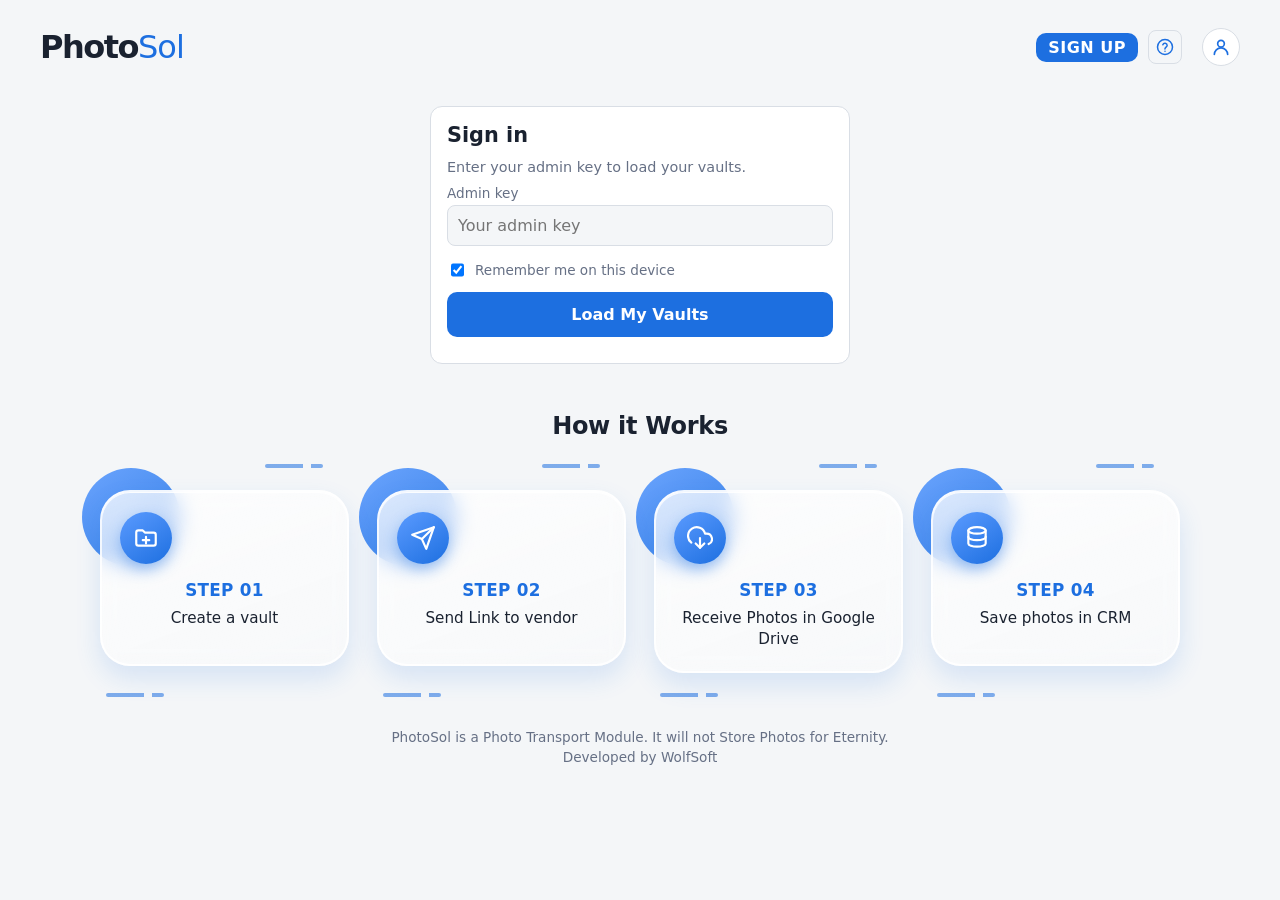
<file: index.html>
<!doctype html>
<html lang="en">
  <head>
    <meta charset="utf-8" />
    <meta name="viewport" content="width=device-width,initial-scale=1" />
    <title>PhotoSol – Admin</title>
    <link rel="icon" type="image/svg+xml" href="favicon.svg" />
    <link rel="stylesheet" href="style.css" />
    <style>
      [hidden] {
        display: none !important;
      }
      .wrap {
        max-width: 1200px;
      }
      @media (min-width: 900px) {
        body {
          padding: 24px;
        }
      }
      .top {
        display: flex;
        align-items: center;
        gap: 14px;
        margin: 4px 0 18px;
      }
      .logo {
        font:
          800 2rem/1 system-ui,
          sans-serif;
        letter-spacing: -1.5px;
      }
      .logo span {
        color: var(--pri);
        font-weight: 300;
        letter-spacing: -1px;
      }
      .who {
        margin-left: auto;
        display: flex;
        align-items: center;
        gap: 10px;
      }
      .co {
        color: var(--mut);
        font-size: 1.05rem;
        font-weight: 600;
        text-align: right;
      }
      .av {
        width: 38px;
        height: 38px;
        border-radius: 50%;
        background: var(--card);
        border: 1px solid var(--bd);
        color: var(--pri);
        display: flex;
        align-items: center;
        justify-content: center;
        flex: none;
      }
      .av svg {
        width: 20px;
        height: 20px;
      }
      @media (max-width: 560px) {
        .co {
          font-size: 0.85rem;
        }
        .logo {
          font-size: 1.6rem;
        }
      }

      .vh {
        display: flex;
        align-items: center;
        justify-content: space-between;
        gap: 12px;
        flex-wrap: wrap;
        margin-bottom: 12px;
      }
      .vh h1 {
        margin: 0;
      }
      button.cbtn {
        width: auto;
        margin: 0;
        padding: 10px 18px;
        font-size: 0.95rem;
      }

      .fg {
        display: grid;
        grid-template-columns: 1fr;
        gap: 0 14px;
      }
      .full {
        grid-column: 1/-1;
      }
      @media (min-width: 600px) {
        .fg {
          grid-template-columns: repeat(2, 1fr);
        }
        .s2 {
          grid-column: span 2;
        }
      }
      @media (min-width: 1000px) {
        .fg {
          grid-template-columns: repeat(4, 1fr);
        }
      }
      .fg > div {
        min-width: 0;
      }
      #list,
      .vr,
      .insbox {
        width: 100%;
      }
      .act {
        display: flex;
        gap: 14px;
        align-items: center;
        justify-content: space-between;
        flex-direction: column;
        margin-top: 6px;
      }
      .act button,
      .act .msg {
        margin: 0;
      }
      @media (min-width: 700px) {
        .act {
          flex-direction: row;
        }
        .act button {
          width: auto;
          padding: 13px 34px;
        }
      }

      .ins {
        position: relative;
        margin-bottom: 8px;
      }
      .ins textarea {
        width: 100%;
      }
      .ins button.x {
        position: absolute;
        right: 6px;
        top: 6px;
        width: 26px;
        height: 26px;
      }
      button.add {
        background: transparent;
        color: var(--pri);
        border: 1px dashed var(--pri);
        padding: 9px;
        font-size: 0.9rem;
      }
      button.ib {
        width: 34px;
        height: 34px;
        padding: 0;
        margin: 0;
        display: inline-flex;
        align-items: center;
        justify-content: center;
        background: transparent;
        color: var(--pri);
        border: 1px solid var(--bd);
        border-radius: 8px;
        flex: none;
      }
      button.ib:hover {
        background: var(--bg);
      }
      button.ib.dng {
        color: #d03a3a;
      }
      button.ib svg {
        width: 18px;
        height: 18px;
      }
      input[type="checkbox"] {
        width: 18px;
        height: 18px;
        padding: 0;
        flex: none;
      }
      .tb {
        display: flex;
        align-items: center;
        gap: 10px;
        margin-bottom: 8px;
        font-size: 0.85rem;
        color: var(--mut);
      }
      .tb label {
        display: flex;
        align-items: center;
        gap: 6px;
        margin: 0;
        color: inherit;
      }
      .tb button {
        width: auto;
        margin: 0 0 0 auto;
        padding: 7px 12px;
        font-size: 0.85rem;
        background: #d03a3a;
      }
      .vr {
        display: flex;
        align-items: center;
        gap: 8px;
        padding: 8px 0;
        border-top: 1px solid var(--bd);
      }
      .vn {
        flex: 1;
        min-width: 0;
        white-space: nowrap;
        overflow: hidden;
        text-overflow: ellipsis;
        font-size: 0.92rem;
      }
      .empty {
        color: var(--mut);
        font-size: 1.05rem;
        padding: 36px 10px;
        text-align: center;
      }
      .empty b {
        color: var(--pri);
      }
      footer {
        text-align: center;
        color: var(--mut);
        font-size: 0.85rem;
        margin: 20px 0 6px;
      }
      footer div + div {
        margin-top: 4px;
      }
      .mh h1 {
        display: flex;
        align-items: center;
        gap: 8px;
      }
      .tools {
        display: flex;
        gap: 10px;
        flex-wrap: wrap;
        margin-bottom: 10px;
      }
      .tools input {
        flex: 1 1 220px;
        min-width: 0;
      }
      .tools select {
        flex: 0 0 auto;
        padding: 10px;
        border: 1px solid var(--bd);
        border-radius: 8px;
        background: var(--bg);
        color: var(--tx);
        font: inherit;
      }
      .vm {
        flex: 1;
        min-width: 0;
      }
      .vt {
        display: flex;
        align-items: center;
        gap: 6px;
        min-width: 0;
      }
      .vt .vn {
        flex: 0 1 auto;
      }
      .vd {
        font-size: 0.78rem;
        color: var(--mut);
        margin-top: 2px;
      }
      .warn {
        position: relative;
        flex: none;
        display: inline-flex;
        color: #e8a100;
        cursor: help;
        outline: none;
      }
      .warn svg {
        width: 18px;
        height: 18px;
      }
      .warn[data-tip]::after {
        content: attr(data-tip);
        position: absolute;
        left: -6px;
        bottom: calc(100% + 6px);
        width: max-content;
        max-width: 250px;
        background: #1a2230;
        color: #fff;
        padding: 6px 10px;
        border-radius: 6px;
        font-size: 0.78rem;
        line-height: 1.3;
        opacity: 0;
        pointer-events: none;
        transition: opacity 0.12s;
        z-index: 20;
      }
      .warn[data-tip]:hover::after,
      .warn[data-tip]:focus::after {
        opacity: 1;
      }
      .sd {
        display: inline-flex;
        flex: none;
        width: 20px;
        height: 20px;
        border-radius: 50%;
        background: var(--ok);
        color: #fff;
        align-items: center;
        justify-content: center;
        cursor: help;
      }
      .sd svg {
        width: 12px;
        height: 12px;
        stroke-width: 3;
      }
      .vd {
        display: flex;
        flex-wrap: wrap;
        gap: 2px 8px;
      }
      .vd .pc {
        display: inline-flex;
        align-items: center;
        gap: 4px;
      }
      .vd .pc svg {
        width: 13px;
        height: 13px;
      }
      button.ib.rop {
        color: var(--ok);
        border-color: var(--ok);
      }
      .who .sup {
        width: auto;
        margin: 0;
        padding: 5px 12px;
        background: var(--pri);
        color: #fff;
        font:
          800 1rem system-ui,
          sans-serif;
        letter-spacing: 0.5px;
      }
      .who .sup:hover {
        text-decoration: none;
        scale: 1.08;
        transition: scale 0.12s;
      }
      .note {
        background: #fff4d6;
        color: #6b4a00;
        border: 1px solid #e8a100;
        border-left-width: 5px;
        border-radius: 10px;
        padding: 12px 14px;
        margin: 12px 0 4px;
        font-size: 0.92rem;
        line-height: 1.5;
      }
      @media (prefers-color-scheme: dark) {
        .note {
          background: #3a2d08;
          color: #ffd98a;
        }
      }
      .hp {
        position: absolute;
        left: -9999px;
        width: 1px;
        height: 1px;
        opacity: 0;
      }
      #sgDone {
        text-align: center;
        padding: 18px 6px;
      }
      #sgDone h2 {
        margin: 0 0 8px;
        font-size: 1.15rem;
      }
      #sgDone p {
        margin: 0 0 6px;
        line-height: 1.5;
      }
      .fg2 {
        display: grid;
        grid-template-columns: 1fr;
        gap: 0 14px;
      }
      .fg2 > div {
        min-width: 0;
      }
      @media (min-width: 600px) {
        .fg2 {
          grid-template-columns: repeat(2, 1fr);
        }
      }
      #expBar {
        display: flex;
        align-items: center;
        gap: 10px;
        background: #fff4d6;
        color: #6b4a00;
        border: 1px solid #e8a100;
        border-radius: 10px;
        padding: 10px 14px;
        margin-bottom: 14px;
        font-size: 0.92rem;
      }
      #expBar svg {
        width: 20px;
        height: 20px;
        flex: none;
        color: #e8a100;
      }
      #expBar button {
        width: auto;
        margin: 0 0 0 auto;
        padding: 6px 14px;
        font-size: 0.85rem;
        background: #e8a100;
        color: #1a1a1a;
        flex: none;
      }
      @media (prefers-color-scheme: dark) {
        #expBar {
          background: #3a2d08;
          color: #ffd98a;
        }
      }
      .rm {
        display: flex;
        align-items: center;
        gap: 8px;
        margin: 12px 0 0;
        color: var(--mut);
        font-size: 0.85rem;
      }
      .rm input {
        width: auto;
      }
      #how {
        max-width: 1100px;
        margin: 48px auto 56px;
      }
      #how h2 {
        text-align: center;
        font-size: 1.5rem;
        margin: 0 0 50px;
        letter-spacing: -0.3px;
      }
      .hw {
        display: grid;
        grid-template-columns: repeat(4, 1fr);
        gap: 34px 28px;
        padding: 0 10px;
      }
      .hw-i {
        position: relative;
      }
      .hw-i::before,
      .hw-i::after {
        content: "";
        position: absolute;
        height: 4px;
        width: 58px;
        border-radius: 3px;
        opacity: 0.55;
        background: linear-gradient(
          90deg,
          var(--pri) 0 38px,
          transparent 38px 46px,
          var(--pri) 46px 58px
        );
      }
      .hw-i::before {
        top: -26px;
        right: 26px;
      }
      .hw-i::after {
        bottom: -24px;
        left: 6px;
      }
      .hw-b {
        position: absolute;
        top: -22px;
        left: -18px;
        width: 98px;
        height: 98px;
        border-radius: 50%;
        background: linear-gradient(145deg, #5b9bff, #1d6fe0);
        opacity: 0.9;
      }
      .hw-c {
        position: relative;
        z-index: 1;
        min-height: 176px;
        padding: 20px 18px 20px;
        border-radius: 30px;
        text-align: center;
        background: linear-gradient(
          160deg,
          rgba(255, 255, 255, 0.78),
          rgba(255, 255, 255, 0.34)
        );
        border: 2px solid rgba(255, 255, 255, 0.85);
        box-shadow:
          0 12px 26px rgba(29, 111, 224, 0.14),
          inset 0 1px 0 rgba(255, 255, 255, 0.9);
        -webkit-backdrop-filter: blur(10px);
        backdrop-filter: blur(10px);
      }
      .hw-ic {
        display: flex;
        align-items: center;
        justify-content: center;
        width: 52px;
        height: 52px;
        border-radius: 50%;
        margin: 0 0 16px;
        color: #fff;
        background: linear-gradient(145deg, #5b9bff, #1d6fe0);
        box-shadow: 0 6px 14px rgba(29, 111, 224, 0.35);
      }
      .hw-ic svg {
        display: block;
        width: 26px;
        height: 26px;
      }
      .hw-n {
        color: var(--pri);
        font-weight: 800;
        letter-spacing: 0.3px;
        font-size: 1.05rem;
        text-transform: uppercase;
      }
      .hw-t {
        margin-top: 8px;
        color: var(--tx);
        line-height: 1.4;
        font-size: 0.95rem;
      }
      @media (prefers-color-scheme: dark) {
        .hw-c {
          background: linear-gradient(
            160deg,
            rgba(255, 255, 255, 0.14),
            rgba(255, 255, 255, 0.04)
          );
          border-color: rgba(255, 255, 255, 0.22);
          box-shadow:
            0 12px 26px rgba(0, 0, 0, 0.35),
            inset 0 1px 0 rgba(255, 255, 255, 0.18);
        }
        .hw-n {
          color: #6aa5ff;
        }
      }
      @media (max-width: 900px) {
        .hw {
          grid-template-columns: repeat(2, 1fr);
        }
      }
      @media (max-width: 480px) {
        .hw-b {
          left: -8px;
          width: 84px;
          height: 84px;
        }
        .hw {
          gap: 34px 18px;
          padding: 0 4px;
        }
        .hw-c {
          min-height: 176px;
          padding: 20px 12px;
        }
        .hw-t {
          font-size: 0.88rem;
        }
      }
      #login {
        max-width: 420px;
        margin: 40px auto;
      }
      #login .sub {
        margin: 0 0 4px;
        color: var(--mut);
        font-size: 0.9rem;
      }
      .exl {
        margin: 10px 0 4px;
        padding: 0;
        list-style: none;
      }
      .exl li {
        display: flex;
        justify-content: space-between;
        gap: 12px;
        padding: 8px 0;
        border-top: 1px solid var(--bd);
        font-size: 0.92rem;
      }
      .exl .n {
        min-width: 0;
        word-break: break-word;
      }
      .exl .t {
        color: #d03a3a;
        font-weight: 600;
        white-space: nowrap;
      }

      /* modals */
      .ov {
        position: fixed;
        inset: 0;
        background: rgba(0, 0, 0, 0.6);
        display: flex;
        justify-content: center;
        padding: 20px 12px;
        overflow: auto;
        z-index: 50;
      }
      .modal {
        background: var(--card);
        border: 1px solid var(--bd);
        border-radius: 12px;
        padding: 16px;
        width: 100%;
        max-width: 900px;
        margin: auto;
      }
      .modal.sm {
        max-width: 640px;
      }
      .mh {
        display: flex;
        align-items: center;
        justify-content: space-between;
        gap: 10px;
        margin-bottom: 6px;
      }
      .mh h1 {
        margin: 0;
      }
      .sub {
        color: var(--mut);
        font-size: 0.88rem;
        margin: 0 0 4px;
        word-break: break-word;
      }

      #toast {
        position: fixed;
        left: 50%;
        bottom: 24px;
        transform: translateX(-50%);
        background: var(--ok);
        color: #fff;
        padding: 10px 18px;
        border-radius: 10px;
        font-size: 0.92rem;
        z-index: 120;
        box-shadow: 0 4px 18px rgba(0, 0, 0, 0.3);
      }

      /* tutorial */
      #tourBlock {
        position: fixed;
        inset: 0;
        z-index: 80;
      }
      #tourHL {
        position: fixed;
        z-index: 81;
        border-radius: 10px;
        box-shadow: 0 0 0 9999px rgba(0, 0, 0, 0.66);
        outline: 2px solid var(--pri);
        pointer-events: none;
        transition:
          left 0.2s,
          top 0.2s,
          width 0.2s,
          height 0.2s;
      }
      #tourPop {
        position: fixed;
        z-index: 82;
        width: min(340px, calc(100vw - 24px));
        background: var(--card);
        color: var(--tx);
        border: 1px solid var(--pri);
        border-radius: 12px;
        padding: 14px 16px;
        box-shadow: 0 8px 30px rgba(0, 0, 0, 0.45);
      }
      #tourPop h2 {
        font-size: 1.05rem;
        margin: 2px 0 6px;
      }
      #tourPop p {
        margin: 0 0 12px;
        font-size: 0.92rem;
        line-height: 1.45;
      }
      #tourPop .tn {
        font-size: 0.78rem;
        color: var(--mut);
      }
      #tourPop .tbar {
        display: flex;
        gap: 8px;
        align-items: center;
      }
      #tourPop button {
        width: auto;
        margin: 0;
        padding: 8px 16px;
        font-size: 0.9rem;
      }
      #tourPop .tskip {
        margin-right: auto;
        background: transparent;
        color: var(--mut);
        padding: 8px 4px;
      }
      #tourPop .dots {
        display: flex;
        gap: 4px;
        margin-bottom: 8px;
      }
      #tourPop .dots i {
        height: 4px;
        flex: 1;
        border-radius: 2px;
        background: var(--bd);
      }
      #tourPop .dots i.on {
        background: var(--pri);
      }
    </style>
  </head>
  <body>
    <div class="wrap">
      <header class="top">
        <div class="logo">Photo<span>Sol</span></div>
        <div class="who">
          <button class="sup" id="signup" type="button">SIGN UP</button
          ><button
            class="ib"
            id="help"
            title="How to use this app"
            aria-label="How to use this app"
          ></button>
          <button
            class="ib"
            id="signout"
            title="Sign out"
            aria-label="Sign out"
            hidden
          ></button
          ><span class="co" id="co"></span
          ><span class="av" id="avatar" title="Account"></span>
        </div>
      </header>

      <div class="card" id="login">
        <h1>Sign in</h1>
        <p class="sub">Enter your admin key to load your vaults.</p>
        <label for="key">Admin key</label
        ><input
          id="key"
          type="password"
          autocomplete="current-password"
          placeholder="Your admin key"
        />
        <label class="rm"
          ><input type="checkbox" id="remember" checked /> Remember me on this
          device</label
        >
        <button id="unlock">Load My Vaults</button>
        <div class="msg" id="lmsg"></div>
      </div>
      <section id="how" aria-labelledby="howt">
        <h2 id="howt">How it Works</h2>
        <div class="hw">
          <div class="hw-i">
            <div class="hw-b"></div>
            <div class="hw-c">
              <span class="hw-ic"
                ><svg
                  fill="none"
                  stroke="currentColor"
                  stroke-width="2"
                  stroke-linecap="round"
                  stroke-linejoin="round"
                  viewBox="0 0 24 24"
                  aria-hidden="true"
                >
                  <path
                    d="M3 7a2 2 0 0 1 2-2h4l2 2h8a2 2 0 0 1 2 2v8a2 2 0 0 1-2 2H5a2 2 0 0 1-2-2z"
                  />
                  <path d="M12 11v6M9 14h6" /></svg
              ></span>
              <div class="hw-n">Step 01</div>
              <div class="hw-t">Create a vault</div>
            </div>
          </div>
          <div class="hw-i">
            <div class="hw-b"></div>
            <div class="hw-c">
              <span class="hw-ic"
                ><svg
                  fill="none"
                  stroke="currentColor"
                  stroke-width="2"
                  stroke-linecap="round"
                  stroke-linejoin="round"
                  viewBox="0 0 24 24"
                  aria-hidden="true"
                >
                  <path d="M22 2 11 13" />
                  <path d="M22 2l-7 20-4-9-9-4z" /></svg
              ></span>
              <div class="hw-n">Step 02</div>
              <div class="hw-t">Send Link to vendor</div>
            </div>
          </div>
          <div class="hw-i">
            <div class="hw-b"></div>
            <div class="hw-c">
              <span class="hw-ic"
                ><svg
                  fill="none"
                  stroke="currentColor"
                  stroke-width="2"
                  stroke-linecap="round"
                  stroke-linejoin="round"
                  viewBox="0 0 24 24"
                  aria-hidden="true"
                >
                  <path d="M20 17.6A5 5 0 0 0 18 8h-1.3A8 8 0 1 0 4 16.3" />
                  <path d="M12 12v9" />
                  <path d="m8 17 4 4 4-4" /></svg
              ></span>
              <div class="hw-n">Step 03</div>
              <div class="hw-t">Receive Photos in Google Drive</div>
            </div>
          </div>
          <div class="hw-i">
            <div class="hw-b"></div>
            <div class="hw-c">
              <span class="hw-ic"
                ><svg
                  fill="none"
                  stroke="currentColor"
                  stroke-width="2"
                  stroke-linecap="round"
                  stroke-linejoin="round"
                  viewBox="0 0 24 24"
                  aria-hidden="true"
                >
                  <ellipse cx="12" cy="5" rx="8" ry="3" />
                  <path d="M4 5v6c0 1.7 3.6 3 8 3s8-1.3 8-3V5" />
                  <path d="M4 11v6c0 1.7 3.6 3 8 3s8-1.3 8-3v-6" /></svg
              ></span>
              <div class="hw-n">Step 04</div>
              <div class="hw-t">Save photos in CRM</div>
            </div>
          </div>
        </div>
      </section>
      <div id="app" hidden>
        <div id="expBar" hidden>
          <span id="expIc"></span><span id="expTxt"></span
          ><button id="expView">View</button>
        </div>
        <div class="card" id="vaultCard">
          <div class="vh">
            <h1>Vaults (<span id="cnt">0</span>)</h1>
            <button class="cbtn" id="openCreate">+ Create A Vault</button>
          </div>
          <div class="tools" id="tools">
            <input
              id="q"
              type="search"
              placeholder="Search by work order, address or date…"
              autocomplete="off"
              aria-label="Search vaults"
            /><select id="sort" aria-label="Sort vaults">
              <option value="new">Newest to oldest</option>
              <option value="old">Oldest to newest</option>
            </select>
          </div>
          <div class="tb" id="tbar">
            <label><input type="checkbox" id="all" /> Select all</label
            ><button id="bulk" disabled>Delete selected (0)</button>
          </div>
          <div id="list"></div>
        </div>
      </div>
      <footer>
        <div>
          PhotoSol is a Photo Transport Module. It will not Store Photos for
          Eternity.
        </div>
        <div>Developed by WolfSoft</div>
      </footer>
    </div>

    <!-- Create modal -->
    <div class="ov" id="cm" hidden>
      <div class="modal" role="dialog" aria-modal="true" aria-labelledby="cmt">
        <div class="mh">
          <h1 id="cmt">Create Photo Vault</h1>
          <button class="ib" id="cmx" title="Close" aria-label="Close"></button>
        </div>
        <div class="fg" id="fg">
          <div><label>Work Order Number *</label><input id="wo" /></div>
          <div>
            <label>Work Order Type</label
            ><input id="type" placeholder="e.g. Lawn cut" />
          </div>
          <div>
            <label>Due Date</label
            ><input
              id="due"
              inputmode="numeric"
              placeholder="mm/dd/yyyy"
              maxlength="10"
              autocomplete="off"
            />
          </div>
          <div><label>Contractor Name</label><input id="contractor" /></div>
          <div class="s2">
            <label>Property Address *</label><input id="address" />
          </div>
          <div>
            <label>Support Phone</label
            ><input
              id="phone"
              type="tel"
              placeholder="(000)-000-0000"
              maxlength="14"
            />
          </div>
          <div><label>LockBox Number (optional)</label><input id="lock" /></div>
          <div><label>Key Code (optional)</label><input id="code" /></div>
          <div class="s2">
            <label>Payment</label><input id="pay" placeholder="e.g. $85" />
          </div>
          <div class="full" id="insWrap">
            <label>Work Order Instructions</label>
            <div class="insbox" id="ins"></div>
            <button type="button" class="add" id="addins">
              + Add Another Instruction
            </button>
          </div>
        </div>
        <div class="act">
          <div class="msg" id="msg"></div>
          <button id="go">Create Photo Vault</button>
        </div>
      </div>
    </div>

    <!-- Edit modal -->
    <div class="ov" id="em" hidden>
      <div
        class="modal sm"
        role="dialog"
        aria-modal="true"
        aria-labelledby="emt"
      >
        <div class="mh">
          <h1 id="emt">Edit Vault</h1>
          <button class="ib" id="emx" title="Close" aria-label="Close"></button>
        </div>
        <p class="sub" id="emname"></p>
        <div class="fg2">
          <div>
            <label>Due Date</label
            ><input
              id="edue"
              inputmode="numeric"
              placeholder="mm/dd/yyyy"
              maxlength="10"
              autocomplete="off"
            />
          </div>
          <div><label>Contractor Name</label><input id="econtractor" /></div>
          <div><label>LockBox Number</label><input id="elock" /></div>
          <div><label>Key Code</label><input id="ecode" /></div>
          <div class="full">
            <label>Payment</label><input id="epay" placeholder="e.g. $85" />
          </div>
          <div class="full">
            <label>Work Order Instructions</label>
            <div class="insbox" id="eins"></div>
            <button type="button" class="add" id="eadd">
              + Add Another Instruction
            </button>
          </div>
        </div>
        <div class="act">
          <div class="msg" id="emsg"></div>
          <button id="esave">Save Changes</button>
        </div>
      </div>
    </div>

    <!-- Expiry warning -->
    <div class="ov" id="xm" hidden>
      <div
        class="modal sm"
        role="alertdialog"
        aria-modal="true"
        aria-labelledby="xmt"
      >
        <div class="mh"><h1 id="xmt"></h1></div>
        <p style="margin: 6px 0 0; line-height: 1.5">
          The following vaults will be deleted within 3 days from both PhotoSol
          &amp; Google Drive. Please save the photos elsewhere or create a new
          vault. Once the Vault is deleted, we will not be held liable. PhotoSol
          is only a Photo transfer Module. Not a Storage Solution
        </p>
        <ul class="exl" id="xl"></ul>
        <button id="xok">I Understand</button>
      </div>
    </div>

    <!-- Sign up -->
    <div class="ov" id="sg" hidden>
      <div
        class="modal sm"
        role="dialog"
        aria-modal="true"
        aria-labelledby="sgt"
      >
        <div class="mh">
          <h1 id="sgt">Sign Up</h1>
          <button class="ib" id="sgx" title="Close" aria-label="Close"></button>
        </div>
        <div id="sgForm">
          <p class="sub">
            Tell us about your company and we will set up your account.
          </p>
          <div class="fg2">
            <div>
              <label for="sgname">Full Name *</label
              ><input id="sgname" autocomplete="name" />
            </div>
            <div>
              <label for="sgemail">Personal Email *</label
              ><input id="sgemail" type="email" autocomplete="email" />
            </div>
            <div>
              <label for="sgcemail">Company Email for Notification *</label
              ><input id="sgcemail" type="email" />
            </div>
            <div>
              <label for="sgco">Company Name *</label
              ><input id="sgco" autocomplete="organization" />
            </div>
            <div>
              <label for="sgphone">Contact Number *</label
              ><input
                id="sgphone"
                type="tel"
                inputmode="tel"
                autocomplete="tel"
              />
            </div>
            <div>
              <label for="sgwa">WhatsApp Number *</label
              ><input id="sgwa" type="tel" inputmode="tel" />
            </div>
            <div class="full">
              <label for="sgaddr">Address (BD) *</label
              ><textarea
                id="sgaddr"
                rows="3"
                autocomplete="street-address"
              ></textarea>
            </div>
          </div>
          <input
            class="hp"
            id="sgweb"
            tabindex="-1"
            autocomplete="off"
            aria-hidden="true"
          />
          <div class="note" role="note">
            <b>Please note:</b> PhotoSol is an End-to-End encrypted photo
            transportation system. For encryption, it takes us 24 hours to
            prepare your ID with Google's system. Please be patient. Someone
            from our TEAM will email you your ADMIN_KEY within 24 hours.
          </div>
          <div class="act">
            <div class="msg" id="sgmsg"></div>
            <button id="sgsend">Submit Sign Up</button>
          </div>
        </div>
        <div id="sgDone" hidden>
          <h2>✔ Request received</h2>
          <p>
            Thank you! Someone from our TEAM will email your ADMIN_KEY to your
            personal email within 24 hours.
          </p>
          <button id="sgok">Close</button>
        </div>
      </div>
    </div>

    <!-- Tutorial -->
    <div id="tour" hidden>
      <div id="tourBlock"></div>
      <div id="tourHL"></div>
      <div id="tourPop" role="dialog" aria-live="polite">
        <div class="dots" id="tpDots"></div>
        <div class="tn" id="tpN"></div>
        <h2 id="tpT"></h2>
        <p id="tpB"></p>
        <div class="tbar">
          <button class="tskip" id="tpSkip">Skip</button
          ><button class="sec" id="tpBack">Back</button
          ><button id="tpNext">Next</button>
        </div>
      </div>
    </div>
    <div id="toast" hidden></div>

    <script src="config.js"></script>
    <script>
      const $ = (id) => document.getElementById(id),
        esc = (s) =>
          String(s).replace(
            /[&<>"]/g,
            (c) =>
              ({ "&": "&amp;", "<": "&lt;", ">": "&gt;", '"': "&quot;" })[c],
          );
      const S =
        'fill="none" stroke="currentColor" stroke-width="2" stroke-linecap="round" stroke-linejoin="round" viewBox="0 0 24 24"';
      const I = {
        d: `<svg ${S}><path d="M3 7a2 2 0 0 1 2-2h4l2 2h8a2 2 0 0 1 2 2v8a2 2 0 0 1-2 2H5a2 2 0 0 1-2-2z"/></svg>`,
        c: `<svg ${S}><rect x="9" y="9" width="12" height="12" rx="2"/><path d="M5 15H4a1 1 0 0 1-1-1V4a1 1 0 0 1 1-1h10a1 1 0 0 1 1 1v1"/></svg>`,
        t: `<svg ${S}><path d="M3 6h18M8 6V4h8v2M6 6l1 14h10l1-14M10 10v6M14 10v6"/></svg>`,
        x: `<svg ${S}><path d="M6 6l12 12M18 6L6 18"/></svg>`,
        e: `<svg ${S}><path d="M12 20h9"/><path d="M16.5 3.5a2.1 2.1 0 0 1 3 3L7 19l-4 1 1-4z"/></svg>`,
        u: `<svg ${S}><circle cx="12" cy="8" r="4"/><path d="M4 21a8 8 0 0 1 16 0"/></svg>`,
        h: `<svg ${S}><circle cx="12" cy="12" r="10"/><path d="M9.1 9a3 3 0 0 1 5.8 1c0 2-3 2.5-3 4.5M12 17.5h.01"/></svg>`,
      };
      I.w = `<svg ${S}><path d="M10.3 3.9L1.8 18a2 2 0 0 0 1.7 3h17a2 2 0 0 0 1.7-3L13.7 3.9a2 2 0 0 0-3.4 0z"/><path d="M12 9v4M12 17h.01"/></svg>`;
      I.k = `<svg ${S}><path d="M5 12l5 5L20 7"/></svg>`;
      I.p = `<svg ${S}><path d="M23 19a2 2 0 0 1-2 2H3a2 2 0 0 1-2-2V8a2 2 0 0 1 2-2h4l2-3h6l2 3h4a2 2 0 0 1 2 2z"/><circle cx="12" cy="13" r="4"/></svg>`;
      I.r = `<svg ${S}><path d="M1 4v6h6"/><path d="M3.51 15a9 9 0 1 0 2.13-9.36L1 10"/></svg>`;
      $("help").innerHTML = I.h;
      $("signout").innerHTML =
        `<svg ${S}><path d="M9 21H5a2 2 0 0 1-2-2V5a2 2 0 0 1 2-2h4M16 17l5-5-5-5M21 12H9"/></svg>`;
      $("expIc").innerHTML = I.w;
      $("xmt").innerHTML =
        '<span class="warn" style="cursor:default">' +
        I.w +
        "</span> Vaults Expiring Soon";
      $("avatar").innerHTML = I.u;
      $("sgx").innerHTML = I.x;
      $("cmx").innerHTML = I.x;
      $("emx").innerHTML = I.x;

      localStorage.removeItem("pvList"); // the list now comes from the server
      let KEY = localStorage.pvKey || sessionStorage.pvKey || "",
        USER = "",
        vaults = [],
        sel = new Set(),
        editIdx = -1;
      const vid = (v) => new URL(v.link).searchParams.get("id");
      let tt;
      function toast(m) {
        const t = $("toast");
        t.textContent = m;
        t.hidden = false;
        clearTimeout(tt);
        tt = setTimeout(() => (t.hidden = true), 2400);
      }

      /* ---------- formatting ---------- */
      function fmtPhone(v) {
        let d = String(v).replace(/\D/g, "");
        if (d.length > 10 && d[0] === "1") d = d.slice(1);
        d = d.slice(0, 10);
        return !d
          ? ""
          : d.length <= 3
            ? "(" + d
            : d.length <= 6
              ? "(" + d.slice(0, 3) + ")-" + d.slice(3)
              : "(" + d.slice(0, 3) + ")-" + d.slice(3, 6) + "-" + d.slice(6);
      }
      function fmtDate(v) {
        const d = String(v).replace(/\D/g, "").slice(0, 8);
        return d.length <= 2
          ? d
          : d.length <= 4
            ? d.slice(0, 2) + "/" + d.slice(2)
            : d.slice(0, 2) + "/" + d.slice(2, 4) + "/" + d.slice(4);
      }
      function validDate(s) {
        const m = s.match(/^(\d\d)\/(\d\d)\/(\d{4})$/);
        if (!m) return false;
        const d = new Date(+m[3], m[1] - 1, +m[2]);
        return d.getMonth() == m[1] - 1 && d.getDate() == +m[2];
      }
      $("phone").oninput = (e) => {
        e.target.value = fmtPhone(e.target.value);
      };
      $("due").oninput = (e) => {
        e.target.value = fmtDate(e.target.value);
      };

      /* ---------- modals ---------- */
      const lock = () => {
        document.body.style.overflow =
          !$("cm").hidden ||
          !$("em").hidden ||
          !$("xm").hidden ||
          !$("sg").hidden
            ? "hidden"
            : "";
      };
      const openM = (id) => {
        $(id).hidden = false;
        lock();
      };
      const closeM = (id) => {
        $(id).hidden = true;
        lock();
      };
      ["cm", "em", "xm", "sg"].forEach((id) =>
        $(id).addEventListener("mousedown", (e) => {
          if (e.target === $(id) && !tourOpen) closeM(id);
        }),
      );
      $("cmx").onclick = () => closeM("cm");
      $("emx").onclick = () => closeM("em");
      document.addEventListener("keydown", (e) => {
        if (e.key !== "Escape") return;
        if (tourOpen) endTour();
        else {
          closeM("cm");
          closeM("em");
          closeM("xm");
          closeM("sg");
        }
      });
      $("openCreate").onclick = () => {
        $("msg").textContent = "";
        openM("cm");
      };

      /* ---------- instruction boxes ---------- */
      function addIns(box, val) {
        const d = document.createElement("div");
        d.className = "ins";
        const ta = document.createElement("textarea");
        ta.rows = 3;
        ta.placeholder = "Instruction";
        ta.value = val || "";
        d.appendChild(ta);
        if (box.children.length) {
          const b = document.createElement("button");
          b.type = "button";
          b.className = "ib x";
          b.title = "Remove instruction";
          b.innerHTML = I.x;
          b.onclick = () => d.remove();
          d.appendChild(b);
        }
        box.appendChild(d);
        return ta;
      }
      const getParts = (box) =>
        [...box.querySelectorAll("textarea")]
          .map((t) => t.value.trim())
          .filter(Boolean);
      const joinIns = (p) =>
        p.length > 1
          ? p.map((t, i) => i + 1 + ". " + t).join("\n\n")
          : p[0] || "";
      addIns($("ins"));
      $("addins").onclick = () => addIns($("ins")).focus();
      $("eadd").onclick = () => addIns($("eins")).focus();

      /* ---------- vault list ---------- */
      const DAY = 864e5,
        LIFE = 30 * DAY,
        WARN = 3 * DAY;
      const p2 = (n) => String(n).padStart(2, "0");
      const fmtC = (t) => {
        if (!t) return "Unknown";
        const d = new Date(t);
        return (
          p2(d.getMonth() + 1) + "/" + p2(d.getDate()) + "/" + d.getFullYear()
        );
      };
      const left = (v) =>
        v.created ? v.created + LIFE - Date.now() : Infinity; // ms until auto-delete
      const NOREC =
        "No record found. Vault might have expired. Please check your Google Drive Trash Folder if the vault had been created within 60 days.";
      const WARN10 = 10 * DAY,
        daysLeft = (v) => Math.max(1, Math.ceil(left(v) / DAY));
      function warnH(v) {
        if (!v.created || left(v) > WARN10) return "";
        const n = daysLeft(v),
          t =
            "This VAULT will be deleted within (" +
            n +
            ") " +
            (n === 1 ? "Day" : "Days") +
            ". Please save your data.";
        return `<span class="warn" tabindex="0" data-tip="${t}" aria-label="${t}">${I.w}</span>`;
      }
      const validTill = (v) => (v.created ? fmtC(v.created + LIFE) : "Unknown");
      let q = "",
        sortBy = "new",
        lastKey = "";
      function shown() {
        const s = q.trim().toLowerCase();
        return vaults
          .map((v, i) => ({ v, i }))
          .filter(
            (x) =>
              !s ||
              (x.v.name + " " + fmtC(x.v.created)).toLowerCase().includes(s),
          )
          .sort((a, b) =>
            sortBy === "new"
              ? (b.v.created || 0) - (a.v.created || 0)
              : (a.v.created || 0) - (b.v.created || 0),
          );
      }
      function render() {
        const view = shown(),
          vs = view.filter((x) => sel.has(x.v.link));
        $("list").innerHTML = !vaults.length
          ? '<div class="empty">Please <b>CREATE A VAULT</b> to start</div>'
          : !view.length
            ? `<div class="empty">${NOREC}</div>`
            : view
                .map(
                  ({
                    v,
                    i,
                  }) => `<div class="vr"><input type="checkbox" data-i="${i}" ${sel.has(v.link) ? "checked" : ""}>
<div class="vm"><div class="vt"><div class="vn" title="${esc(v.name)}">${esc(v.name)}</div>${v.submitted ? `<span class="sd" tabindex="0" title="Order submitted by the contractor" aria-label="Order submitted by the contractor">${I.k}</span>` : ""}${warnH(v)}</div><div class="vd"><span>Created: ${fmtC(v.created)}</span><span>Valid till: ${validTill(v)}</span><span class="pc" title="Photos in this vault">${I.p} ${v.photos || 0} photo${v.photos === 1 ? "" : "s"}</span></div></div>
${v.submitted ? `<button class="ib rop" title="Reopen submitted order" aria-label="Reopen submitted order" onclick="reopen(${i})">${I.r}</button>` : ""}
<button class="ib ed" title="Edit vault" onclick="openEdit(${i})">${I.e}</button>
<button class="ib dr" title="Open Google Drive folder" onclick="window.open(vaults[${i}].drive)">${I.d}</button>
<button class="ib cp" title="Copy link" onclick="copyL(${i})">${I.c}</button>
<button class="ib dng" title="Delete vault" onclick="rm([${i}])">${I.t}</button></div>`,
                )
                .join("");
        $("tbar").hidden = !vaults.length;
        $("tools").hidden = !vaults.length;
        $("cnt").textContent = vaults.length;
        $("bulk").disabled = !vs.length;
        $("bulk").textContent = "Delete selected (" + vs.length + ")";
        $("all").checked = view.length > 0 && vs.length === view.length;
        lastKey = dayKey();
        expBar();
      }
      $("q").oninput = (e) => {
        q = e.target.value;
        render();
      };
      $("sort").onchange = (e) => {
        sortBy = e.target.value;
        render();
      };
      $("list").onchange = (e) => {
        const v = vaults[e.target.dataset.i];
        if (!v) return;
        e.target.checked ? sel.add(v.link) : sel.delete(v.link);
        render();
      };
      $("all").onchange = (e) => {
        shown().forEach((x) =>
          e.target.checked ? sel.add(x.v.link) : sel.delete(x.v.link),
        );
        render();
      };
      $("bulk").onclick = () =>
        rm(
          shown()
            .filter((x) => sel.has(x.v.link))
            .map((x) => x.i),
        );
      async function rm(ix) {
        if (
          !ix.length ||
          !confirm(
            "Delete " +
              ix.length +
              " vault(s)?\nThe folders move to your Google Drive Trash and the contractor links stop working.",
          )
        )
          return;
        const gone = new Set();
        await Promise.all(
          ix.map(async (i) => {
            const v = vaults[i];
            try {
              await api({ action: "delete", id: vid(v) });
              gone.add(v.link);
            } catch (e) {
              if (/expired|Invalid vault/i.test(e.message)) gone.add(v.link);
              else toast("Could not delete " + v.name);
            }
          }),
        );
        vaults = vaults.filter((v) => !gone.has(v.link));
        gone.forEach((l) => sel.delete(l));
        render();
        if (gone.size) toast(gone.size + " vault(s) deleted ✔");
      }
      const dayKey = () => vaults.map((v) => daysLeft(v)).join();
      async function reopen(i) {
        const v = vaults[i];
        if (
          !v ||
          !confirm(
            "Reopen this order?\nThe same contractor link will work again, so more photos can be uploaded.",
          )
        )
          return;
        try {
          await api({ action: "reopen", id: vid(v) });
          v.submitted = false;
          render();
          toast("Order reopened ✔");
        } catch (e) {
          toast("Could not reopen: " + e.message);
        }
      }
      function copyL(i) {
        navigator.clipboard.writeText(vaults[i].link).then(
          () => toast("Link copied ✔"),
          () => toast("Could not copy the link."),
        );
      }

      /* ---------- expiry (30 days) ---------- */
      function purge() {
        const keep = vaults.filter((v) => left(v) > 0);
        if (keep.length === vaults.length) return false;
        vaults.filter((v) => left(v) <= 0).forEach((v) => sel.delete(v.link));
        vaults = keep;
        return true;
      }
      const expiring = () =>
        vaults
          .filter((v) => left(v) > 0 && left(v) <= WARN)
          .sort((a, b) => left(a) - left(b));
      function fmtLeft(ms) {
        const m = Math.max(1, Math.ceil(ms / 6e4)),
          d = Math.floor(m / 1440),
          h = Math.floor((m % 1440) / 60),
          mi = m % 60,
          pl = (n, w) => n + " " + w + (n === 1 ? "" : "s");
        return d
          ? pl(d, "day") + " " + pl(h, "hr")
          : h
            ? pl(h, "hr") + " " + pl(mi, "min")
            : pl(mi, "min");
      }
      function expBar() {
        const l = expiring();
        $("expBar").hidden = !l.length;
        $("expTxt").textContent =
          l.length +
          (l.length === 1 ? " vault is" : " vaults are") +
          " going to be deleted within 3 days.";
      }
      function showExp() {
        const l = expiring();
        if (!l.length) return;
        $("xl").innerHTML = l
          .map(
            (v) =>
              `<li><span class="n">${esc(v.name)}</span><span class="t">${fmtLeft(left(v))} left</span></li>`,
          )
          .join("");
        openM("xm");
      }
      $("expView").onclick = showExp;
      $("xok").onclick = () => closeM("xm");
      /* ---------- sign in / server calls ---------- */
      async function api(b) {
        const r = await (
          await fetch(API_URL, {
            method: "POST",
            body: JSON.stringify(Object.assign({ key: KEY }, b)),
          })
        ).json();
        if (!r.ok) {
          const m = String(r.error || "Request failed").replace(
            /^Error:\s*/,
            "",
          );
          if (/Wrong admin key/i.test(m) && !$("app").hidden)
            signOut("Your admin key is no longer valid. Please sign in again.");
          throw new Error(m);
        }
        return r;
      }
      const mkV = (x) => ({
        id: x.id,
        name: x.name,
        drive: x.url,
        created: x.created,
        photos: x.photos || 0,
        submitted: !!x.submitted,
        link: new URL("vault.html?id=" + x.id, location.href).href,
      });
      async function signIn(key, remember, fromSaved) {
        KEY = String(key || "").trim();
        $("lmsg").textContent = "";
        if (!KEY) {
          $("lmsg").textContent = "Enter your admin key.";
          return;
        }
        $("unlock").disabled = true;
        $("unlock").textContent = "Loading…";
        try {
          const r = await api({ action: "list" });
          USER = r.user;
          vaults = r.vaults.map(mkV);
          sel = new Set();
          localStorage.removeItem("pvKey");
          sessionStorage.removeItem("pvKey");
          (remember ? localStorage : sessionStorage).pvKey = KEY;
          $("signup").hidden = true;
          $("how").hidden = true;
          $("login").hidden = true;
          $("app").hidden = false;
          $("signout").hidden = false;
          $("signout").title = "Sign out (" + USER + ")";
          $("co").textContent = USER;
          $("avatar").title = USER;
          $("key").value = "";
          purge();
          render();
          showExp(); // pop-up on every sign-in if a vault expires within 3 days
          if (!localStorage.pvTour) setTimeout(startTour, 400);
        } catch (e) {
          $("signup").hidden = false;
          $("how").hidden = false;
          $("lmsg").textContent =
            (fromSaved && !/Wrong admin key/i.test(e.message)
              ? "Could not load your vaults: "
              : "") + e.message;
          KEY = "";
          if (fromSaved && /Wrong admin key/i.test(e.message)) {
            localStorage.removeItem("pvKey");
            sessionStorage.removeItem("pvKey");
          }
        }
        $("unlock").disabled = false;
        $("unlock").textContent = "Load My Vaults";
      }
      function signOut(m) {
        KEY = "";
        USER = "";
        vaults = [];
        sel = new Set();
        q = "";
        $("q").value = "";
        localStorage.removeItem("pvKey");
        sessionStorage.removeItem("pvKey");
        $("app").hidden = true;
        $("signout").hidden = true;
        $("co").textContent = "";
        $("avatar").title = "Account";
        $("login").hidden = false;
        $("how").hidden = false;
        $("key").value = "";
        $("lmsg").textContent = m || "";
        ["cm", "em", "xm", "sg"].forEach(closeM);
        $("signup").hidden = false;
      }
      $("unlock").onclick = () => signIn($("key").value, $("remember").checked);
      $("key").onkeydown = (e) => {
        if (e.key === "Enter") $("unlock").onclick();
      };
      $("signout").onclick = () => signOut("");

      /* ---------- sign up ---------- */
      const SG = {
        name: "sgname",
        email: "sgemail",
        cemail: "sgcemail",
        company: "sgco",
        phone: "sgphone",
        whatsapp: "sgwa",
        address: "sgaddr",
      };
      const okMail = (v) => /^[^\s@]+@[^\s@]+\.[^\s@]{2,}$/.test(v),
        okTel = (v) => {
          const n = v.replace(/\D/g, "").length;
          return n >= 7 && n <= 15 && /^[+\d\s()\-]+$/.test(v);
        };
      $("signup").onclick = () => {
        Object.values(SG).forEach((id) => ($(id).value = ""));
        $("sgweb").value = "";
        $("sgmsg").textContent = "";
        $("sgForm").hidden = false;
        $("sgDone").hidden = true;
        $("sgsend").disabled = false;
        openM("sg");
        $("sgname").focus();
      };
      $("sgx").onclick = () => closeM("sg");
      $("sgok").onclick = () => closeM("sg");
      $("sgsend").onclick = async () => {
        const f = {};
        Object.entries(SG).forEach(([k, id]) => (f[k] = $(id).value.trim()));
        f.website = $("sgweb").value;
        if (
          Object.values(f)
            .slice(0, 7)
            .some((v) => !v)
        ) {
          $("sgmsg").textContent = "Please fill in all fields.";
          return;
        }
        if (!okMail(f.email) || !okMail(f.cemail)) {
          $("sgmsg").textContent = "Please enter valid email addresses.";
          return;
        }
        if (!okTel(f.phone) || !okTel(f.whatsapp)) {
          $("sgmsg").textContent =
            "Please enter valid phone numbers (digits, + and - only).";
          return;
        }
        $("sgsend").disabled = true;
        $("sgmsg").textContent = "Sending…";
        try {
          const r = await (
            await fetch(API_URL, {
              method: "POST",
              body: JSON.stringify({ action: "signup", form: f }),
            })
          ).json();
          if (!r.ok)
            throw new Error(
              String(r.error || "Request failed").replace(/^Error:\s*/, ""),
            );
          $("sgmsg").textContent = "";
          $("sgForm").hidden = true;
          $("sgDone").hidden = false;
        } catch (e) {
          $("sgmsg").textContent = "Error: " + e.message;
          $("sgsend").disabled = false;
        }
      };

      /* ---------- create ---------- */
      $("go").onclick = async () => {
        const parts = getParts($("ins"));
        const o = {
          wo: $("wo").value.trim(),
          type: $("type").value.trim(),
          contractor: $("contractor").value.trim(),
          phone: fmtPhone($("phone").value),
          address: $("address").value.trim(),
          due: $("due").value.trim(),
          lock: $("lock").value.trim(),
          code: $("code").value.trim(),
          instr: joinIns(parts),
          instrs: parts,
          pay: $("pay").value.trim(),
        };
        if (!o.wo || !o.address) {
          $("msg").textContent = "Work order number and address are required.";
          return;
        }
        if (o.due && !validDate(o.due)) {
          $("msg").textContent = "Enter the due date as mm/dd/yyyy.";
          return;
        }
        $("go").disabled = true;
        $("msg").textContent = "Creating…";
        try {
          const r = await api({ action: "create", order: o });
          vaults.unshift(
            mkV({
              id: r.id,
              name: r.name,
              url: r.url,
              created: r.created || Date.now(),
            }),
          );
          render();
          [
            "wo",
            "type",
            "due",
            "address",
            "contractor",
            "phone",
            "lock",
            "code",
            "pay",
          ].forEach((k) => ($(k).value = ""));
          $("ins").innerHTML = "";
          addIns($("ins"));
          $("msg").textContent = "";
          closeM("cm");
          toast("Vault created ✔");
        } catch (e) {
          $("msg").textContent = "Error: " + e.message;
        }
        $("go").disabled = false;
      };

      /* ---------- edit vault ---------- */
      const EF = {
        due: "edue",
        contractor: "econtractor",
        lock: "elock",
        code: "ecode",
        pay: "epay",
      };
      $("edue").oninput = (e) => {
        e.target.value = fmtDate(e.target.value);
      };
      async function openEdit(i) {
        editIdx = i;
        const v = vaults[i];
        $("emname").textContent = v.name;
        Object.values(EF).forEach((id) => ($(id).value = ""));
        $("eins").innerHTML = "";
        addIns($("eins"));
        $("emsg").textContent = "Loading…";
        $("esave").disabled = true;
        openM("em");
        try {
          const r = await (
            await fetch(API_URL + "?id=" + encodeURIComponent(vid(v)))
          ).json();
          if (!r.ok) throw new Error(r.error);
          const o = r.order;
          Object.entries(EF).forEach(([k, id]) => ($(id).value = o[k] || ""));
          let ins =
            Array.isArray(o.instrs) && o.instrs.length
              ? o.instrs
              : o.instr
                ? [o.instr]
                : [];
          if (ins.length === 1 && /\n\n(?=\d+\. )/.test(ins[0]))
            ins = ins[0]
              .split(/\n\n(?=\d+\. )/)
              .map((t) => t.replace(/^\d+\.\s/, ""));
          $("eins").innerHTML = "";
          (ins.length ? ins : [""]).forEach((t) => addIns($("eins"), t));
          $("emsg").textContent = "";
          $("esave").disabled = false;
        } catch (e) {
          $("emsg").textContent = "Could not load this vault: " + e.message;
        }
      }
      $("esave").onclick = async () => {
        const parts = getParts($("eins")),
          fields = {};
        Object.entries(EF).forEach(
          ([k, id]) => (fields[k] = $(id).value.trim()),
        );
        if (fields.due && !validDate(fields.due)) {
          $("emsg").textContent = "Enter the due date as mm/dd/yyyy.";
          return;
        }
        $("esave").disabled = true;
        $("emsg").textContent = "Saving…";
        try {
          await api({
            action: "update",
            id: vid(vaults[editIdx]),
            fields,
            instrs: parts,
            instr: joinIns(parts),
          });
          $("emsg").textContent = "";
          closeM("em");
          toast("Vault updated ✔");
        } catch (e) {
          $("emsg").textContent = "Error: " + e.message;
        }
        $("esave").disabled = false;
      };

      /* ---------- tutorial ---------- */
      const STEPS = [
        {
          t: "Welcome to PhotoSol",
          b: "This short tour shows how to create a photo vault, share it with a contractor and manage it. Use Next to continue, or Skip to leave at any time.",
        },
        {
          el: "#openCreate",
          t: "Start a new vault",
          b: 'Each work order gets its own vault. Click "+ Create A Vault" to open the form.',
        },
        {
          el: "#fg",
          modal: 1,
          t: "Fill in the order details",
          b: "Enter the Work Order Number and the Property Address (those two are required). Everything else is optional. Dates use mm/dd/yyyy and phone numbers format themselves as (000)-000-0000.",
        },
        {
          el: "#insWrap",
          modal: 1,
          t: "Add instructions",
          b: 'Type the work order instructions the contractor must follow. Use "+ Add Another Instruction" to add more; they are numbered automatically.',
        },
        {
          el: "#go",
          modal: 1,
          t: "Create the vault",
          b: 'Click "Create Photo Vault". A folder is created in Google Drive and the vault appears in your list.',
        },
        {
          el: "#vaultCard",
          t: "Your vaults",
          b: "All your vaults are listed here with their created date, valid-till date and live photo count. A green tick appears when the contractor submits the order (their link is then suspended; use the reopen button to turn it back on). A yellow warning shows 10 days before a vault is deleted. Tick the boxes to select several and delete them at once. The list loads from the server with your admin key, so you see the same vaults on any device. Vaults are deleted automatically 30 days after creation.",
        },
        {
          el: "#tools",
          row: 1,
          t: "Search and sort",
          b: "Type to search instantly by work order, address or date. Use the menu to sort by created date, newest or oldest first.",
        },
        {
          el: "#list .ed",
          row: 1,
          t: "Edit a vault",
          b: "Click the pencil to change the due date, contractor, lockbox, key code, payment or instructions. The contractor sees the changes the next time they open their link.",
        },
        {
          el: "#list .dr",
          row: 1,
          t: "Open Google Drive",
          b: "Opens the vault's folder in Google Drive, where all uploaded photos are saved.",
        },
        {
          el: "#list .cp",
          row: 1,
          t: "Copy the vault link",
          b: "Copy the link and send it to the contractor by text or email. It is all they need.",
        },
        {
          el: "#list .dng",
          row: 1,
          t: "Delete a vault",
          b: "Moves the vault folder to your Google Drive Trash and stops the contractor link from working. You can restore it from the Trash.",
        },
        {
          t: "What the contractor does",
          b: 'They open the link, review the order, then take photos with the camera or upload from their gallery (location is required for camera photos). After uploading, they tap Submit Order, and you get an email: "Order is complete".',
        },
        {
          el: "#help",
          t: "You're all set",
          b: "Tap this ? button any time to replay the tour.",
        },
      ];
      let TS = [],
        ti = 0,
        tourOpen = false;
      function startTour() {
        if ($("app").hidden) {
          toast("Sign in first.");
          return;
        }
        TS = STEPS.filter((s) => !s.row || vaults.length);
        ti = 0;
        tourOpen = true;
        $("tour").hidden = false;
        showStep();
      }
      function endTour() {
        tourOpen = false;
        $("tour").hidden = true;
        closeM("cm");
        localStorage.pvTour = "1";
      }
      function showStep() {
        const s = TS[ti];
        if (s.modal) {
          if ($("cm").hidden) openM("cm");
        } else if (!$("cm").hidden) closeM("cm");
        $("tpN").textContent = "Step " + (ti + 1) + " of " + TS.length;
        $("tpT").textContent = s.t;
        $("tpB").textContent = s.b;
        $("tpDots").innerHTML = TS.map(
          (_, i) => `<i class="${i <= ti ? "on" : ""}"></i>`,
        ).join("");
        $("tpBack").hidden = ti === 0;
        $("tpNext").textContent = ti === TS.length - 1 ? "Done" : "Next";
        const el = s.el && document.querySelector(s.el);
        if (el) el.scrollIntoView({ block: "center" });
        place();
        setTimeout(place, 80);
      }
      function place() {
        if (!tourOpen) return;
        const s = TS[ti],
          el = s.el && document.querySelector(s.el),
          hl = $("tourHL"),
          p = $("tourPop");
        const pw = p.offsetWidth,
          ph = p.offsetHeight,
          vw = innerWidth,
          vh = innerHeight;
        if (!el) {
          Object.assign(hl.style, {
            left: vw / 2 + "px",
            top: vh / 2 + "px",
            width: "0px",
            height: "0px",
          });
          p.style.left = Math.max(12, (vw - pw) / 2) + "px";
          p.style.top = Math.max(12, (vh - ph) / 2) + "px";
          return;
        }
        const r = el.getBoundingClientRect(),
          g = 6;
        Object.assign(hl.style, {
          left: r.left - g + "px",
          top: r.top - g + "px",
          width: r.width + 2 * g + "px",
          height: r.height + 2 * g + "px",
        });
        let top = r.bottom + g + 12;
        if (top + ph > vh - 12) {
          top = r.top - g - 12 - ph;
          if (top < 12) top = vh - ph - 12;
        }
        p.style.top = Math.max(12, top) + "px";
        p.style.left = Math.min(Math.max(12, r.left), vw - pw - 12) + "px";
      }
      addEventListener("resize", place);
      addEventListener("scroll", place, true);
      $("tpNext").onclick = () => {
        ti < TS.length - 1 ? (ti++, showStep()) : endTour();
      };
      $("tpBack").onclick = () => {
        if (ti > 0) {
          ti--;
          showStep();
        }
      };
      $("tpSkip").onclick = endTour;
      $("help").onclick = startTour;

      $("signup").hidden = !!KEY;
      $("how").hidden = !!KEY;
      render();
      if (KEY) signIn(KEY, !!localStorage.pvKey, true);
      setInterval(() => {
        if (purge() || dayKey() !== lastKey) render();
        else expBar();
      }, 60000);

      /* ---------- live updates (photo count + submitted status) ---------- */
      let polling = false;
      async function poll() {
        if (
          polling ||
          !KEY ||
          $("app").hidden ||
          document.hidden ||
          !vaults.length
        )
          return;
        polling = true;
        try {
          const r = await api({
            action: "status",
            ids: vaults.map((v) => v.id),
          });
          let ch = false;
          vaults.forEach((v) => {
            const s = r.status && r.status[v.id];
            if (!s) return;
            if (s.photos !== v.photos || s.submitted !== v.submitted) {
              if (s.submitted && !v.submitted)
                toast("Order " + v.name.split(" - ")[0] + " was submitted ✔");
              v.photos = s.photos;
              v.submitted = s.submitted;
              ch = true;
            }
          });
          if (ch) render();
        } catch (e) {}
        polling = false;
      }
      setInterval(poll, 5000);
      document.addEventListener("visibilitychange", async () => {
        if (document.hidden || !KEY || $("app").hidden) return;
        if (["cm", "em", "xm"].some((id) => !$(id).hidden) || tourOpen) {
          poll();
          return;
        }
        try {
          const r = await api({ action: "list" });
          vaults = r.vaults.map(mkV);
          const ids = new Set(vaults.map((v) => v.link));
          sel = new Set([...sel].filter((l) => ids.has(l)));
          purge();
          render();
        } catch (e) {}
      });
    </script>
  </body>
</html>
</file>
<file: style.css>
:root {
  --bg: #f4f6f8;
  --card: #fff;
  --tx: #1a2230;
  --mut: #667085;
  --pri: #1d6fe0;
  --ok: #118a4a;
  --bd: #d9dee5;
}
@media (prefers-color-scheme: dark) {
  :root {
    --bg: #10151c;
    --card: #1a212b;
    --tx: #e8edf3;
    --mut: #93a0b1;
    --bd: #2c3644;
  }
}
* {
  box-sizing: border-box;
}
body {
  margin: 0;
  font-family: system-ui, sans-serif;
  background: var(--bg);
  color: var(--tx);
  padding: 16px;
}
.wrap {
  max-width: 640px;
  margin: 0 auto;
}
.card {
  background: var(--card);
  border: 1px solid var(--bd);
  border-radius: 12px;
  padding: 16px;
  margin-bottom: 14px;
}
h1 {
  font-size: 1.3rem;
  margin: 0 0 12px;
}
label {
  display: block;
  font-size: 0.85rem;
  color: var(--mut);
  margin: 10px 0 4px;
}
input,
textarea {
  width: 100%;
  padding: 10px;
  border: 1px solid var(--bd);
  border-radius: 8px;
  background: var(--bg);
  color: var(--tx);
  font: inherit;
}
button,
.btn {
  display: block;
  width: 100%;
  padding: 13px;
  margin-top: 10px;
  border: 0;
  border-radius: 10px;
  background: var(--pri);
  color: #fff;
  font: 600 1rem system-ui;
  cursor: pointer;
  text-align: center;
}

button.sec {
  background: transparent;
  color: var(--pri);
  border: 1px solid var(--pri);
}
button.ok {
  background: var(--ok);
}
button:disabled {
  opacity: 0.5;
}
.row {
  display: flex;
  gap: 10px;
}
.row > * {
  flex: 1;
}
.kv {
  display: flex;
  justify-content: space-between;
  gap: 12px;
  padding: 7px 0;
  border-bottom: 1px solid var(--bd);
}
.kv span:first-child {
  color: var(--mut);
}
details summary {
  cursor: pointer;
  font-weight: 600;
}
pre {
  white-space: pre-wrap;
  font: inherit;
  margin: 8px 0 0;
}
.link {
  word-break: break-all;
  font-size: 0.85rem;
  color: var(--mut);
}
.bar {
  height: 8px;
  background: var(--bd);
  border-radius: 5px;
  overflow: hidden;
  margin-top: 10px;
}
.bar i {
  display: block;
  height: 100%;
  width: 0;
  background: var(--ok);
}
.thumbs {
  display: grid;
  grid-template-columns: repeat(auto-fill, minmax(80px, 1fr));
  gap: 6px;
  margin-top: 10px;
}
.thumbs img {
  width: 100%;
  aspect-ratio: 1;
  object-fit: cover;
  border-radius: 6px;
}
.msg {
  margin-top: 10px;
  font-size: 0.9rem;
}
</file>
